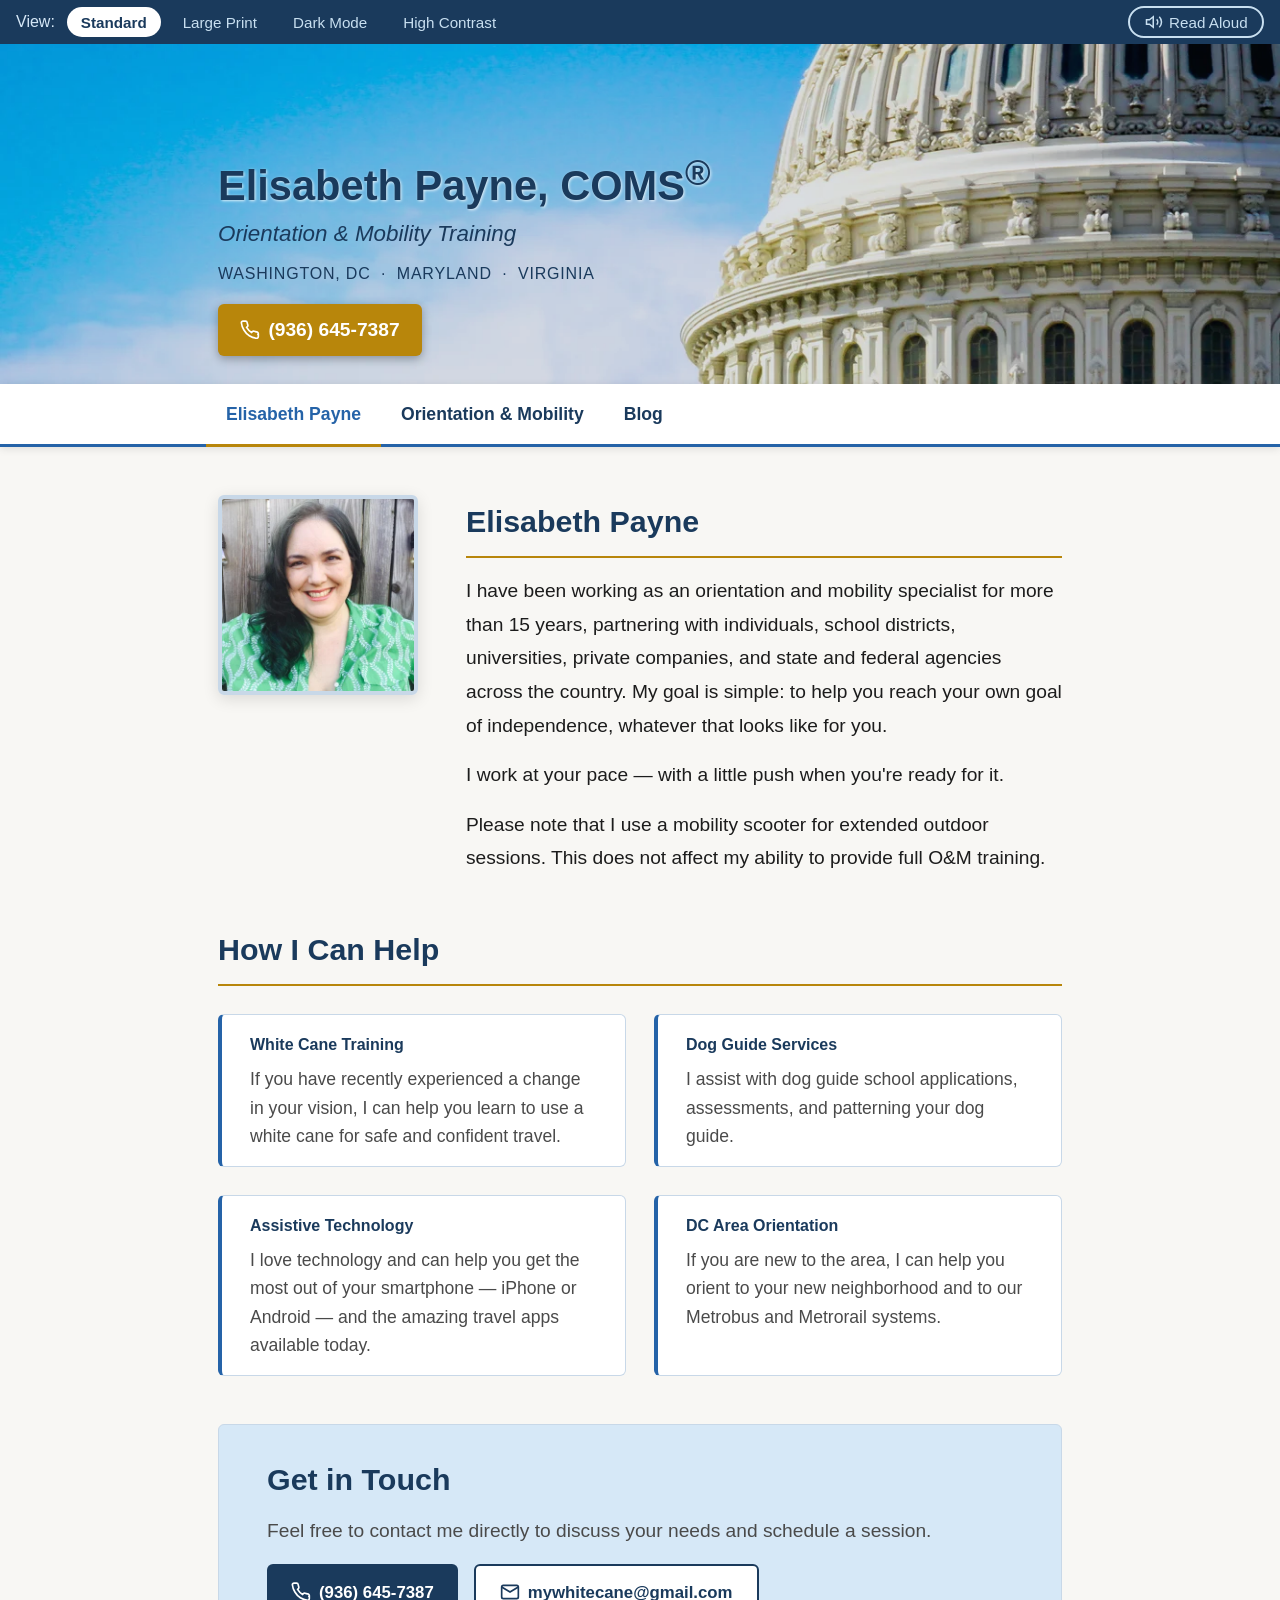
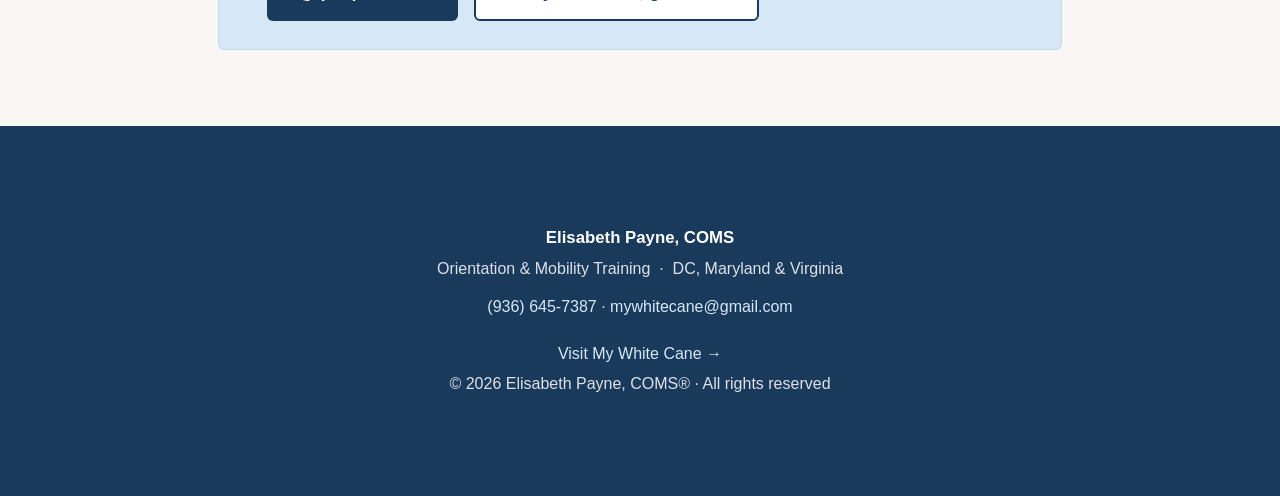
<file: index.html>
<!DOCTYPE html>
<html lang="en">
<head>
  <meta charset="UTF-8" />
  <meta name="viewport" content="width=device-width, initial-scale=1.0" />
  <meta name="description" content="Elisabeth Payne, COMS — Certified Orientation and Mobility Specialist serving Washington DC, Maryland, and Virginia. White cane training, dog guide assessments, assistive technology, and independent travel skills." />
  <title>Elisabeth Payne, COMS | Orientation & Mobility — DC, MD & VA</title>
  <link rel="stylesheet" href="style.css" />
  <link rel="icon" type="image/png" href="favicon-32x32.png" />
  <!-- Preload hero image when available -->
</head>
<body>

  <!-- Skip Navigation -->
  <a href="#main-content" class="skip-link">Skip to main content</a>

  <!-- Vision Profile Controls -->
  <div class="vision-controls" role="toolbar" aria-label="Vision accessibility options">
    <span class="vision-label">View:</span>
    <button class="vision-btn active" data-profile="standard" aria-pressed="true">Standard</button>
    <button class="vision-btn" data-profile="large" aria-pressed="false">Large Print</button>
    <button class="vision-btn" data-profile="dark" aria-pressed="false">Dark Mode</button>
    <button class="vision-btn" data-profile="yellow" aria-pressed="false">High Contrast</button>
    <button class="read-aloud-btn" id="readAloudBtn" aria-label="Read page aloud">
      <svg aria-hidden="true" width="18" height="18" viewBox="0 0 24 24" fill="none" stroke="currentColor" stroke-width="2"><polygon points="11 5 6 9 2 9 2 15 6 15 11 19 11 5"></polygon><path d="M19.07 4.93a10 10 0 0 1 0 14.14"></path><path d="M15.54 8.46a5 5 0 0 1 0 7.07"></path></svg>
      Read Aloud
    </button>
  </div>

  <!-- Header / Hero -->
  <header class="site-header" role="banner">
    <div class="hero-image-wrapper">
      <!-- Capitol building banner — replace src with your actual image -->
      <img 
        src="capitol-banner.webp" 
        alt="The United States Capitol dome against a clear blue sky, representing Elisabeth Payne's service area in Washington DC"
        class="hero-img"
        onerror="this.style.display='none'"
      />
      <div class="hero-overlay"></div>
    </div>
    <div class="hero-content">
      <h1 class="site-title">Elisabeth Payne, <abbr title="Certified Orientation and Mobility Specialist">COMS</abbr><sup>®</sup></h1>
      <p class="site-subtitle">Orientation &amp; Mobility Training</p>
      <p class="site-region">Washington, DC &nbsp;·&nbsp; Maryland &nbsp;·&nbsp; Virginia</p>
      <a href="tel:9366457387" class="hero-phone" aria-label="Call Elisabeth at 936-645-7387">
        <svg aria-hidden="true" width="20" height="20" viewBox="0 0 24 24" fill="none" stroke="currentColor" stroke-width="2"><path d="M22 16.92v3a2 2 0 0 1-2.18 2 19.79 19.79 0 0 1-8.63-3.07A19.5 19.5 0 0 1 4.69 12a19.79 19.79 0 0 1-3.07-8.67A2 2 0 0 1 3.6 1.27h3a2 2 0 0 1 2 1.72c.127.96.361 1.903.7 2.81a2 2 0 0 1-.45 2.11L7.91 8.91a16 16 0 0 0 6 6l.92-.92a2 2 0 0 1 2.11-.45c.907.339 1.85.573 2.81.7A2 2 0 0 1 21.73 16.92z"></path></svg>
        (936) 645-7387
      </a>
    </div>
  </header>

  <!-- Main Navigation -->
  <nav class="site-nav" aria-label="Main navigation">
    <ul role="list">
      <li><a href="index.html" aria-current="page">Elisabeth Payne</a></li>
      <li><a href="o-and-m.html">Orientation &amp; Mobility</a></li>
      <li><a href="https://mywhitecane.com" rel="noopener">Blog</a></li>
    </ul>
  </nav>

  <!-- Main Content -->
  <main id="main-content">

    <section class="about-section" aria-labelledby="about-heading">
      <div class="container">

        <div class="about-grid">
          <div class="about-photo">
            <!-- Replace with your actual headshot -->
            <img 
              src="headshot.webp" 
              alt="Elisabeth Payne, Certified Orientation and Mobility Specialist, smiling in a professional photo"
              class="headshot"
              onerror="this.parentElement.style.display='none'"
            />
          </div>

          <div class="about-text">
            <h2 id="about-heading">Elisabeth Payne</h2>
            <p>I have been working as an orientation and mobility specialist for more than 15 years, partnering with individuals, school districts, universities, private companies, and state and federal agencies across the country. My goal is simple: to help you reach your own goal of independence, whatever that looks like for you.</p>
            <p>I work at your pace — with a little push when you're ready for it.</p>
            <p>Please note that I use a mobility scooter for extended outdoor sessions. This does not affect my ability to provide full O&amp;M training.</p>
          </div>
        </div>

        <div class="services-section" aria-labelledby="services-heading">
          <h2 id="services-heading">How I Can Help</h2>
          <ul class="services-list" role="list">
            <li>
              <div>
                <strong>White Cane Training</strong>
                <p>If you have recently experienced a change in your vision, I can help you learn to use a white cane for safe and confident travel.</p>
              </div>
            </li>
            <li>
              <div>
                <strong>Dog Guide Services</strong>
                <p>I assist with dog guide school applications, assessments, and patterning your dog guide.</p>
              </div>
            </li>
            <li>
              <div>
                <strong>Assistive Technology</strong>
                <p>I love technology and can help you get the most out of your smartphone — iPhone or Android — and the amazing travel apps available today.</p>
              </div>
            </li>
            <li>
              <div>
                <strong>DC Area Orientation</strong>
                <p>If you are new to the area, I can help you orient to your new neighborhood and to our Metrobus and Metrorail systems.</p>
              </div>
            </li>
          </ul>
        </div>

        <div class="contact-section" aria-labelledby="contact-heading">
          <h2 id="contact-heading">Get in Touch</h2>
          <p>Feel free to contact me directly to discuss your needs and schedule a session.</p>
          <div class="contact-links">
            <a href="tel:9366457387" class="contact-btn contact-btn--phone" aria-label="Call Elisabeth at 936-645-7387">
              <svg aria-hidden="true" width="20" height="20" viewBox="0 0 24 24" fill="none" stroke="currentColor" stroke-width="2"><path d="M22 16.92v3a2 2 0 0 1-2.18 2 19.79 19.79 0 0 1-8.63-3.07A19.5 19.5 0 0 1 4.69 12a19.79 19.79 0 0 1-3.07-8.67A2 2 0 0 1 3.6 1.27h3a2 2 0 0 1 2 1.72c.127.96.361 1.903.7 2.81a2 2 0 0 1-.45 2.11L7.91 8.91a16 16 0 0 0 6 6l.92-.92a2 2 0 0 1 2.11-.45c.907.339 1.85.573 2.81.7A2 2 0 0 1 21.73 16.92z"></path></svg>
              (936) 645-7387
            </a>
            <a href="mailto:mywhitecane@gmail.com" class="contact-btn contact-btn--email" aria-label="Email Elisabeth at mywhitecane@gmail.com">
              <svg aria-hidden="true" width="20" height="20" viewBox="0 0 24 24" fill="none" stroke="currentColor" stroke-width="2"><path d="M4 4h16c1.1 0 2 .9 2 2v12c0 1.1-.9 2-2 2H4c-1.1 0-2-.9-2-2V6c0-1.1.9-2 2-2z"></path><polyline points="22,6 12,12 2,6"></polyline></svg>
              mywhitecane@gmail.com
            </a>
          </div>
        </div>

      </div>
    </section>
  </main>

  <footer class="site-footer" role="contentinfo">
    <div class="container">
      <p><strong>Elisabeth Payne, COMS</strong></p>
      <p>Orientation &amp; Mobility Training &nbsp;·&nbsp; DC, Maryland &amp; Virginia</p>
      <div class="footer-contact">
        <a href="tel:9366457387">(936) 645-7387</a>
        <span aria-hidden="true"> · </span>
        <a href="mailto:mywhitecane@gmail.com">mywhitecane@gmail.com</a>
      </div>
      <p class="footer-link"><a href="https://mywhitecane.com" rel="noopener">Visit My White Cane →</a></p>
      <p class="footer-copyright">© <span id="year"></span> Elisabeth Payne, COMS® · All rights reserved</p>
    </div>
  </footer>

  <script src="main.js"></script>
</body>
</html>
</file>
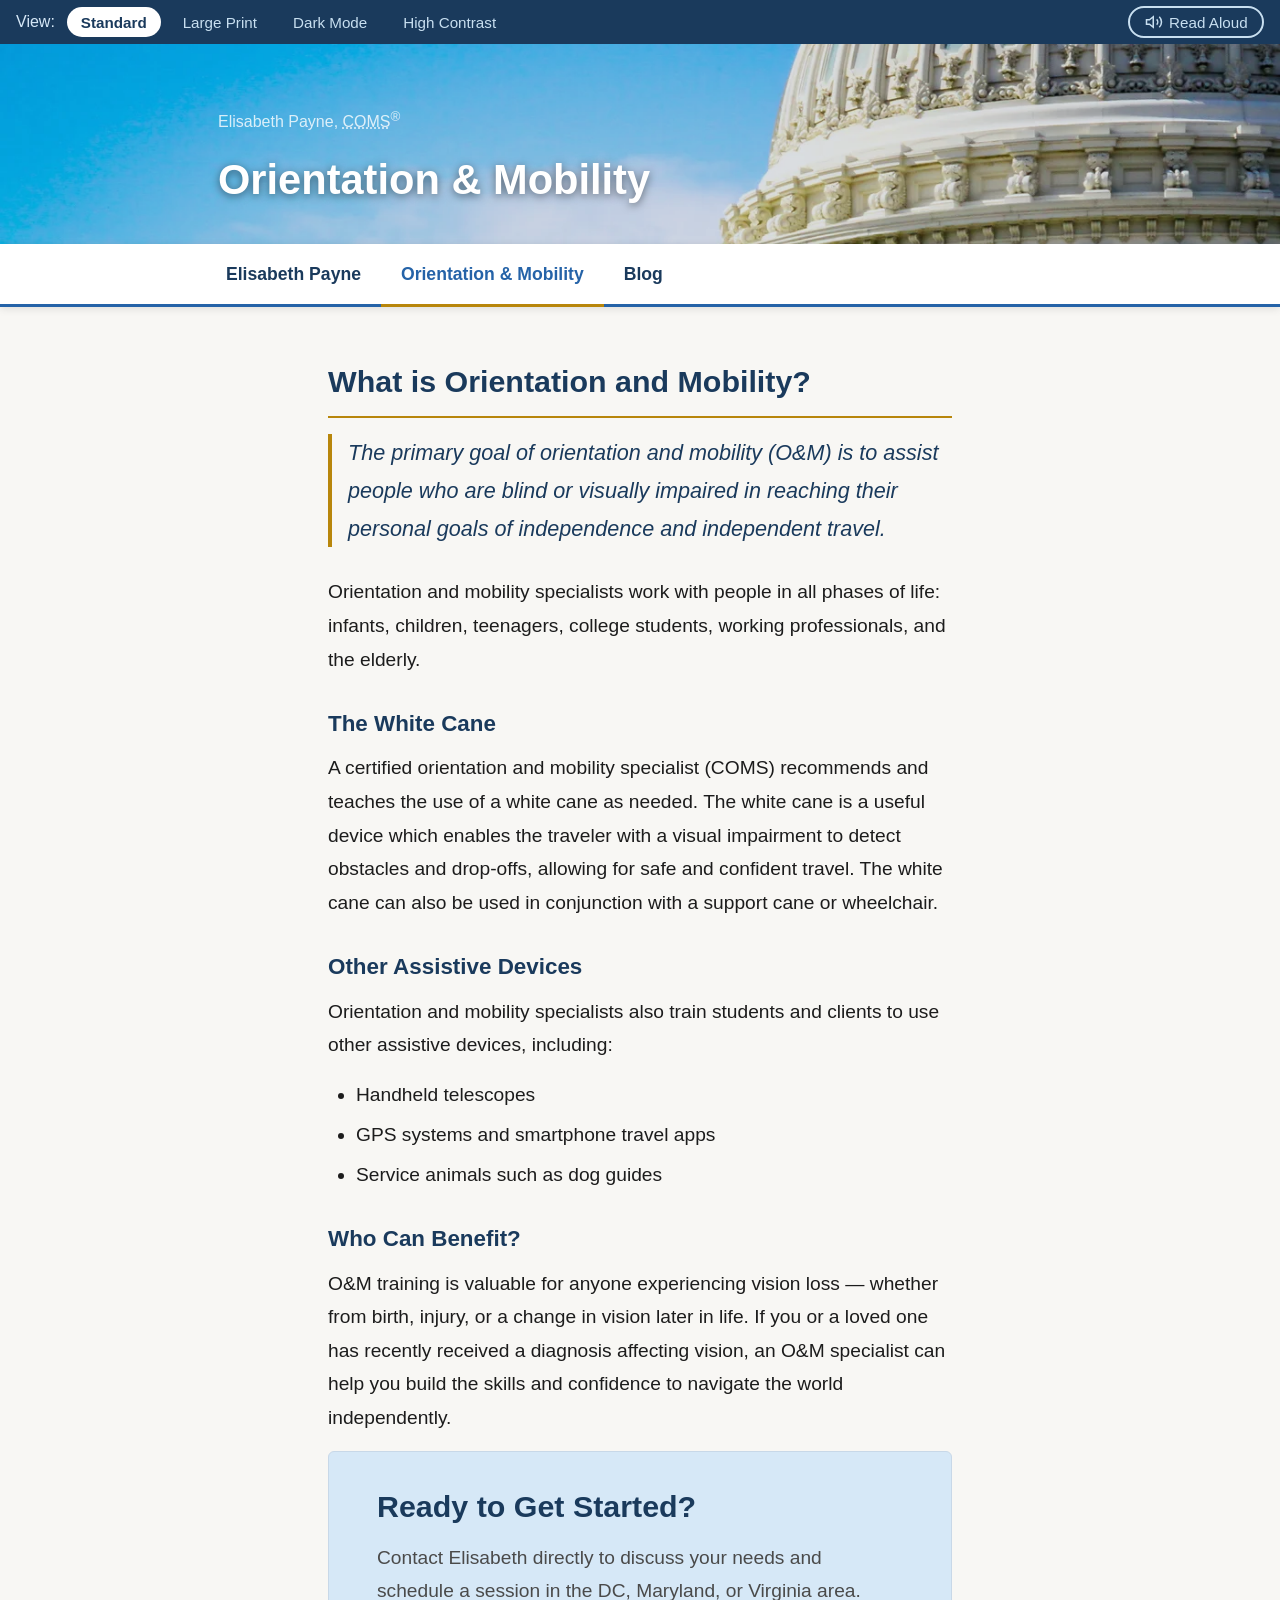
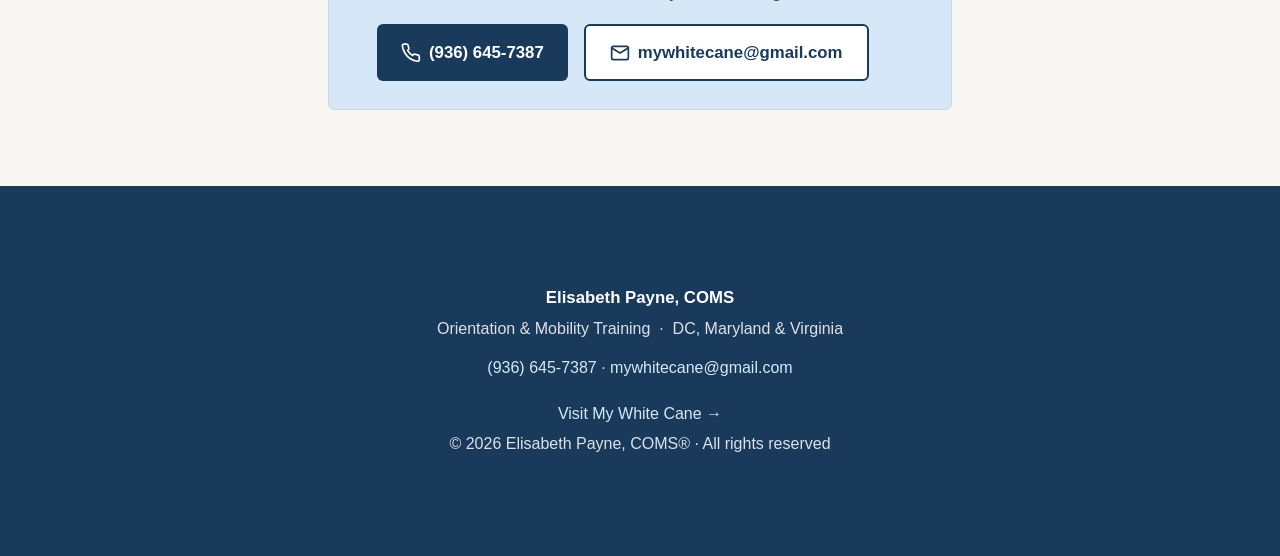
<file: o-and-m.html>
<!DOCTYPE html>
<html lang="en">
<head>
  <meta charset="UTF-8" />
  <meta name="viewport" content="width=device-width, initial-scale=1.0" />
  <meta name="description" content="What is Orientation and Mobility? Learn how O&M specialists help people who are blind or visually impaired achieve independence and safe travel in Washington DC, Maryland, and Virginia." />
  <title>Orientation &amp; Mobility | Elisabeth Payne, COMS — DC, MD &amp; VA</title>
  <link rel="stylesheet" href="style.css" />
  <link rel="icon" type="image/png" href="favicon-32x32.png" />
</head>
<body>

  <a href="#main-content" class="skip-link">Skip to main content</a>

  <div class="vision-controls" role="toolbar" aria-label="Vision accessibility options">
    <span class="vision-label">View:</span>
    <button class="vision-btn active" data-profile="standard" aria-pressed="true">Standard</button>
    <button class="vision-btn" data-profile="large" aria-pressed="false">Large Print</button>
    <button class="vision-btn" data-profile="dark" aria-pressed="false">Dark Mode</button>
    <button class="vision-btn" data-profile="yellow" aria-pressed="false">High Contrast</button>
    <button class="read-aloud-btn" id="readAloudBtn" aria-label="Read page aloud">
      <svg aria-hidden="true" width="18" height="18" viewBox="0 0 24 24" fill="none" stroke="currentColor" stroke-width="2"><polygon points="11 5 6 9 2 9 2 15 6 15 11 19 11 5"></polygon><path d="M19.07 4.93a10 10 0 0 1 0 14.14"></path><path d="M15.54 8.46a5 5 0 0 1 0 7.07"></path></svg>
      Read Aloud
    </button>
  </div>

  <header class="site-header site-header--short" role="banner">
    <div class="hero-image-wrapper">
      <img 
        src="capitol-banner.webp" 
        alt="The United States Capitol dome against a clear blue sky"
        class="hero-img"
        onerror="this.style.display='none'"
      />
      <div class="hero-overlay"></div>
    </div>
    <div class="hero-content">
      <p class="site-title-small"><a href="index.html">Elisabeth Payne, <abbr title="Certified Orientation and Mobility Specialist">COMS</abbr><sup>®</sup></a></p>
      <h1 class="page-title">Orientation &amp; Mobility</h1>
    </div>
  </header>

  <nav class="site-nav" aria-label="Main navigation">
    <ul role="list">
      <li><a href="index.html">Elisabeth Payne</a></li>
      <li><a href="o-and-m.html" aria-current="page">Orientation &amp; Mobility</a></li>
      <li><a href="https://mywhitecane.com" rel="noopener">Blog</a></li>
    </ul>
  </nav>

  <main id="main-content">
    <div class="container container--narrow">

      <article aria-labelledby="om-heading">
        <h2 id="om-heading">What is Orientation and Mobility?</h2>

        <p class="lead">The primary goal of orientation and mobility (O&amp;M) is to assist people who are blind or visually impaired in reaching their personal goals of independence and independent travel.</p>

        <p>Orientation and mobility specialists work with people in all phases of life: infants, children, teenagers, college students, working professionals, and the elderly.</p>

        <h3>The White Cane</h3>
        <p>A certified orientation and mobility specialist (COMS) recommends and teaches the use of a white cane as needed. The white cane is a useful device which enables the traveler with a visual impairment to detect obstacles and drop-offs, allowing for safe and confident travel. The white cane can also be used in conjunction with a support cane or wheelchair.</p>

        <h3>Other Assistive Devices</h3>
        <p>Orientation and mobility specialists also train students and clients to use other assistive devices, including:</p>
        <ul>
          <li>Handheld telescopes</li>
          <li>GPS systems and smartphone travel apps</li>
          <li>Service animals such as dog guides</li>
        </ul>

        <h3>Who Can Benefit?</h3>
        <p>O&amp;M training is valuable for anyone experiencing vision loss — whether from birth, injury, or a change in vision later in life. If you or a loved one has recently received a diagnosis affecting vision, an O&amp;M specialist can help you build the skills and confidence to navigate the world independently.</p>

      </article>

      <div class="contact-section" aria-labelledby="contact-om-heading">
        <h2 id="contact-om-heading">Ready to Get Started?</h2>
        <p>Contact Elisabeth directly to discuss your needs and schedule a session in the DC, Maryland, or Virginia area.</p>
        <div class="contact-links">
          <a href="tel:9366457387" class="contact-btn contact-btn--phone" aria-label="Call Elisabeth at 936-645-7387">
            <svg aria-hidden="true" width="20" height="20" viewBox="0 0 24 24" fill="none" stroke="currentColor" stroke-width="2"><path d="M22 16.92v3a2 2 0 0 1-2.18 2 19.79 19.79 0 0 1-8.63-3.07A19.5 19.5 0 0 1 4.69 12a19.79 19.79 0 0 1-3.07-8.67A2 2 0 0 1 3.6 1.27h3a2 2 0 0 1 2 1.72c.127.96.361 1.903.7 2.81a2 2 0 0 1-.45 2.11L7.91 8.91a16 16 0 0 0 6 6l.92-.92a2 2 0 0 1 2.11-.45c.907.339 1.85.573 2.81.7A2 2 0 0 1 21.73 16.92z"></path></svg>
            (936) 645-7387
          </a>
          <a href="mailto:mywhitecane@gmail.com" class="contact-btn contact-btn--email" aria-label="Email Elisabeth at mywhitecane@gmail.com">
            <svg aria-hidden="true" width="20" height="20" viewBox="0 0 24 24" fill="none" stroke="currentColor" stroke-width="2"><path d="M4 4h16c1.1 0 2 .9 2 2v12c0 1.1-.9 2-2 2H4c-1.1 0-2-.9-2-2V6c0-1.1.9-2 2-2z"></path><polyline points="22,6 12,12 2,6"></polyline></svg>
            mywhitecane@gmail.com
          </a>
        </div>
      </div>

    </div>
  </main>

  <footer class="site-footer" role="contentinfo">
    <div class="container">
      <p><strong>Elisabeth Payne, COMS</strong></p>
      <p>Orientation &amp; Mobility Training &nbsp;·&nbsp; DC, Maryland &amp; Virginia</p>
      <div class="footer-contact">
        <a href="tel:9366457387">(936) 645-7387</a>
        <span aria-hidden="true"> · </span>
        <a href="mailto:mywhitecane@gmail.com">mywhitecane@gmail.com</a>
      </div>
      <p class="footer-link"><a href="https://mywhitecane.com" rel="noopener">Visit My White Cane →</a></p>
      <p class="footer-copyright">© <span id="year"></span> Elisabeth Payne, COMS® · All rights reserved</p>
    </div>
  </footer>

  <script src="main.js"></script>
</body>
</html>
</file>
<file: style.css>
/* ============================================
   Elisabeth Payne, COMS — Stylesheet
   Accessibility-first design
   ============================================ */

/* --- Design Tokens --- */
:root {
  --color-navy:        #1a3a5c;
  --color-blue:        #2563a8;
  --color-blue-light:  #d6e8f7;
  --color-gold:        #b8860b;
  --color-gold-light:  #f5ecd0;
  --color-white:       #ffffff;
  --color-off-white:   #f8f7f4;
  --color-text:        #1c1c1c;
  --color-text-muted:  #4a4a4a;
  --color-border:      #c8d8e8;
  --color-hero-overlay: rgba(15, 35, 60, 0.15);

  --font-heading: Arial, Helvetica, sans-serif;
  --font-body:    Arial, Helvetica, sans-serif;
  --font-ui:      Arial, Helvetica, sans-serif;

  --size-base:    1.2rem;   /* 19.2px — large by default */
  --size-lead:    1.35rem;
  --size-h1:      2.6rem;
  --size-h2:      1.9rem;
  --size-h3:      1.4rem;
  --size-small:   1rem;

  --line-height:  1.75;
  --space-xs:     0.5rem;
  --space-sm:     1rem;
  --space-md:     1.75rem;
  --space-lg:     3rem;
  --space-xl:     5rem;

  --radius:       6px;
  --max-width:    900px;
  --max-width-narrow: 680px;

  --transition:   200ms ease;
}

/* --- Vision Profiles --- */

/* Large Print */
[data-vision="large"] {
  --size-base:  1.5rem;
  --size-lead:  1.7rem;
  --size-h1:    3rem;
  --size-h2:    2.3rem;
  --size-h3:    1.75rem;
}

/* Dark Mode */
[data-vision="dark"] {
  --color-navy:       #a8c8e8;
  --color-blue:       #90b8e0;
  --color-blue-light: #1a2a3a;
  --color-gold:       #d4a847;
  --color-gold-light: #1e1a0e;
  --color-white:      #1a1a1a;
  --color-off-white:  #121212;
  --color-text:       #e8e8e8;
  --color-text-muted: #b0b0b0;
  --color-border:     #2a3a4a;
  --color-hero-overlay: rgba(0, 0, 0, 0.7);
}

/* High Contrast Yellow-on-Black */
[data-vision="yellow"] {
  --color-navy:       #ffff00;
  --color-blue:       #ffff00;
  --color-blue-light: #000000;
  --color-gold:       #ffff00;
  --color-gold-light: #000000;
  --color-white:      #000000;
  --color-off-white:  #000000;
  --color-text:       #ffff00;
  --color-text-muted: #ffff00;
  --color-border:     #ffff00;
  --color-hero-overlay: rgba(0, 0, 0, 0.85);
  --size-base:        1.4rem;
}

/* --- Reset & Base --- */
*, *::before, *::after {
  box-sizing: border-box;
  margin: 0;
  padding: 0;
}

html {
  scroll-behavior: smooth;
  font-size: 100%;
}

body {
  font-family: var(--font-body);
  font-size: var(--size-base);
  line-height: var(--line-height);
  color: var(--color-text);
  background-color: var(--color-off-white);
  text-align: left; /* never justify */
}

/* --- Skip Link --- */
.skip-link {
  position: absolute;
  top: -100px;
  left: var(--space-sm);
  background: var(--color-navy);
  color: var(--color-white);
  padding: var(--space-xs) var(--space-sm);
  border-radius: var(--radius);
  font-family: var(--font-ui);
  font-weight: 700;
  text-decoration: none;
  z-index: 1000;
  transition: top var(--transition);
}
.skip-link:focus {
  top: var(--space-sm);
}

/* --- Vision Controls Bar --- */
.vision-controls {
  display: flex;
  align-items: center;
  gap: var(--space-xs);
  padding: 0.4rem var(--space-sm);
  background: var(--color-navy);
  flex-wrap: wrap;
}

.vision-label {
  font-family: var(--font-ui);
  font-size: 1rem;
  color: var(--color-blue-light);
  margin-right: 0.25rem;
}

.vision-btn {
  font-family: var(--font-ui);
  font-size: 0.95rem;
  padding: 0.3rem 0.75rem;
  border: 2px solid transparent;
  border-radius: 100px;
  background: transparent;
  color: #c8dff0;
  cursor: pointer;
  transition: all var(--transition);
}
.vision-btn:hover,
.vision-btn:focus-visible {
  border-color: var(--color-blue-light);
  color: var(--color-white);
  outline: none;
}
.vision-btn.active,
.vision-btn[aria-pressed="true"] {
  background: var(--color-white);
  color: var(--color-navy);
  font-weight: 700;
}

.read-aloud-btn {
  margin-left: auto;
  display: flex;
  align-items: center;
  gap: 0.4rem;
  font-family: var(--font-ui);
  font-size: 0.95rem;
  padding: 0.3rem 0.9rem;
  border: 2px solid #c8dff0;
  border-radius: 100px;
  background: transparent;
  color: #c8dff0;
  cursor: pointer;
  transition: all var(--transition);
}
.read-aloud-btn:hover,
.read-aloud-btn:focus-visible {
  background: var(--color-white);
  color: var(--color-navy);
  border-color: var(--color-white);
  outline: none;
}
.read-aloud-btn.speaking {
  background: #e85858;
  border-color: #e85858;
  color: white;
}

/* --- Hero Header --- */
.site-header {
  position: relative;
  min-height: 340px;
  display: flex;
  align-items: flex-end;
}
.site-header--short {
  min-height: 200px;
}

.hero-image-wrapper {
  position: absolute;
  inset: 0;
  overflow: hidden;
}
.hero-img {
  width: 100%;
  height: 100%;
  object-fit: cover;
  object-position: center 30%;
}
.hero-overlay {
  position: absolute;
  inset: 0;
  background: var(--color-hero-overlay);
}

/* Fallback gradient if no image */
.hero-image-wrapper:not(:has(img[src])),
.hero-image-wrapper:has(img[style*="display:none"]) {
  background: linear-gradient(135deg, var(--color-navy) 0%, #2a5a8c 100%);
}

.hero-content {
  position: relative;
  z-index: 1;
  padding: var(--space-lg) var(--space-md) var(--space-md);
  width: 100%;
  max-width: var(--max-width);
  margin: 0 auto;
}

.site-title {
  font-family: var(--font-heading);
  font-size: var(--size-h1);
  color: var(--color-navy);
  line-height: 1.15;
  text-shadow: 1px 1px 3px rgba(255,255,255,0.8);
}
.site-title abbr {
  text-decoration: none;
  border-bottom: none;
}

.site-subtitle {
  font-family: var(--font-heading);
  font-size: var(--size-h3);
  color: var(--color-navy);
  margin-top: 0.3rem;
  font-style: italic;
}

.site-region {
  font-family: var(--font-ui);
  font-size: var(--size-small);
  color: var(--color-navy);
  letter-spacing: 0.05em;
  text-transform: uppercase;
  margin-top: 0.4rem;
}

.hero-phone {
  display: inline-flex;
  align-items: center;
  gap: 0.5rem;
  margin-top: var(--space-sm);
  padding: 0.6rem 1.4rem;
  background: var(--color-gold);
  color: var(--color-white);
  font-family: var(--font-ui);
  font-size: 1.2rem;
  font-weight: 700;
  border-radius: var(--radius);
  text-decoration: none;
  transition: background var(--transition);
  box-shadow: 0 3px 10px rgba(0,0,0,0.3);
}
.hero-phone:hover,
.hero-phone:focus-visible {
  background: #9a6e09;
  outline: 3px solid var(--color-white);
  outline-offset: 2px;
}

.site-title-small {
  font-family: var(--font-ui);
  font-size: var(--size-small);
  color: rgba(255,255,255,0.8);
  margin-bottom: 0.5rem;
}
.site-title-small a {
  color: inherit;
  text-decoration: none;
}
.site-title-small a:hover { text-decoration: underline; }

.page-title {
  font-family: var(--font-heading);
  font-size: var(--size-h1);
  color: var(--color-white);
  text-shadow: 0 2px 8px rgba(0,0,0,0.5);
}

/* --- Navigation --- */
.site-nav {
  background: var(--color-white);
  border-bottom: 3px solid var(--color-blue);
  position: sticky;
  top: 0;
  z-index: 100;
  box-shadow: 0 2px 8px rgba(0,0,0,0.1);
}
.site-nav ul {
  display: flex;
  list-style: none;
  max-width: var(--max-width);
  margin: 0 auto;
  padding: 0 var(--space-sm);
}
.site-nav a {
  display: block;
  padding: 0.9rem 1.25rem;
  font-family: var(--font-ui);
  font-size: 1.1rem;
  font-weight: 600;
  color: var(--color-navy);
  text-decoration: none;
  border-bottom: 3px solid transparent;
  margin-bottom: -3px;
  transition: all var(--transition);
}
.site-nav a:hover,
.site-nav a:focus-visible {
  color: var(--color-blue);
  border-bottom-color: var(--color-blue);
  outline: none;
}
.site-nav a[aria-current="page"] {
  color: var(--color-blue);
  border-bottom-color: var(--color-gold);
  font-weight: 700;
}

/* --- Layout --- */
.container {
  max-width: var(--max-width);
  margin: 0 auto;
  padding: var(--space-lg) var(--space-md);
}
.container--narrow {
  max-width: var(--max-width-narrow);
}

/* --- About Grid --- */
.about-grid {
  display: grid;
  grid-template-columns: 200px 1fr;
  gap: var(--space-lg);
  align-items: start;
  margin-bottom: var(--space-lg);
}

.about-photo:empty,
.about-photo:not(:has(img)) {
  display: none;
}

.about-photo:empty ~ .about-text,
.about-photo:not(:has(img)) ~ .about-text {
  grid-column: 1 / -1;
}

.headshot {
  width: 100%;
  border-radius: var(--radius);
  border: 4px solid var(--color-border);
  box-shadow: 0 4px 16px rgba(0,0,0,0.12);
}

.about-text h2 {
  font-family: var(--font-heading);
  font-size: var(--size-h2);
  color: var(--color-navy);
  margin-bottom: var(--space-sm);
  padding-bottom: 0.5rem;
  border-bottom: 2px solid var(--color-gold);
}
.about-text p + p {
  margin-top: var(--space-sm);
}

/* --- Services --- */
.services-section {
  margin-bottom: var(--space-lg);
}
.services-section h2 {
  font-family: var(--font-heading);
  font-size: var(--size-h2);
  color: var(--color-navy);
  margin-bottom: var(--space-md);
  padding-bottom: 0.5rem;
  border-bottom: 2px solid var(--color-gold);
}

.services-list {
  list-style: none;
  display: grid;
  grid-template-columns: 1fr 1fr;
  gap: var(--space-md);
}
.services-list li {
  display: flex;
  gap: var(--space-sm);
  align-items: flex-start;
  background: var(--color-white);
  border: 1px solid var(--color-border);
  border-left: 4px solid var(--color-blue);
  border-radius: var(--radius);
  padding: var(--space-sm) var(--space-md);
}
.services-list strong {
  display: block;
  font-family: var(--font-ui);
  font-size: 1rem;
  color: var(--color-navy);
  margin-bottom: 0.4rem;
}
.services-list p {
  font-size: 1.1rem;
  color: var(--color-text-muted);
  line-height: 1.6;
  margin: 0;
}

/* --- Contact --- */
.contact-section {
  background: var(--color-blue-light);
  border: 1px solid var(--color-border);
  border-radius: var(--radius);
  padding: var(--space-md) var(--space-lg);
  margin-bottom: var(--space-md);
}
.contact-section h2 {
  font-family: var(--font-heading);
  font-size: var(--size-h2);
  color: var(--color-navy);
  margin-bottom: var(--space-xs);
}
.contact-section p {
  color: var(--color-text-muted);
  margin-bottom: var(--space-sm);
}

.contact-links {
  display: flex;
  gap: var(--space-sm);
  flex-wrap: wrap;
}

.contact-btn {
  display: inline-flex;
  align-items: center;
  gap: 0.5rem;
  padding: 0.75rem 1.5rem;
  border-radius: var(--radius);
  font-family: var(--font-ui);
  font-size: 1.05rem;
  font-weight: 700;
  text-decoration: none;
  transition: all var(--transition);
}
.contact-btn:focus-visible {
  outline: 3px solid var(--color-navy);
  outline-offset: 2px;
}
.contact-btn--phone {
  background: var(--color-navy);
  color: var(--color-white);
}
.contact-btn--phone:hover { background: var(--color-blue); }

.contact-btn--email {
  background: var(--color-white);
  color: var(--color-navy);
  border: 2px solid var(--color-navy);
}
.contact-btn--email:hover {
  background: var(--color-navy);
  color: var(--color-white);
}

/* --- O&M Article --- */
article h2 {
  font-family: var(--font-heading);
  font-size: var(--size-h2);
  color: var(--color-navy);
  margin-bottom: var(--space-sm);
  padding-bottom: 0.5rem;
  border-bottom: 2px solid var(--color-gold);
}
article h3 {
  font-family: var(--font-heading);
  font-size: var(--size-h3);
  color: var(--color-navy);
  margin: var(--space-md) 0 var(--space-xs);
}
article p {
  margin-bottom: var(--space-sm);
}
article ul {
  margin: var(--space-xs) 0 var(--space-sm) var(--space-md);
}
article li {
  margin-bottom: 0.4rem;
}
.lead {
  font-size: var(--size-lead);
  color: var(--color-navy);
  font-style: italic;
  border-left: 4px solid var(--color-gold);
  padding-left: var(--space-sm);
  margin-bottom: var(--space-md) !important;
}

/* --- Footer --- */
.site-footer {
  background: var(--color-navy);
  color: rgba(255,255,255,0.85);
  padding: var(--space-lg) var(--space-md);
  text-align: center;
  font-family: var(--font-ui);
  font-size: var(--size-small);
  line-height: 1.9;
}
.site-footer strong {
  color: var(--color-white);
  font-size: 1.05rem;
}
.footer-contact {
  margin-top: 0.5rem;
}
.site-footer a {
  color: var(--color-blue-light);
  text-decoration: none;
}
.site-footer a:hover {
  text-decoration: underline;
  color: var(--color-white);
}
.footer-link {
  margin-top: var(--space-sm);
  font-size: 1rem;
}

/* --- Focus Styles (global) --- */
:focus-visible {
  outline: 3px solid var(--color-gold);
  outline-offset: 2px;
}

/* --- Responsive --- */
@media (max-width: 680px) {
  :root {
    --size-h1: 2rem;
    --size-h2: 1.6rem;
  }
  .about-grid {
    grid-template-columns: 1fr;
  }
  .about-photo {
    max-width: 160px;
  }
  .services-list {
    grid-template-columns: 1fr;
  }
  .contact-links {
    flex-direction: column;
  }
  .contact-btn {
    justify-content: center;
  }
  .site-nav ul {
    justify-content: space-around;
  }
  .site-nav a {
    padding: 0.75rem 0.5rem;
    font-size: 0.9rem;
  }
  .read-aloud-btn {
    margin-left: 0;
  }
  .vision-controls {
    gap: 0.3rem;
  }
}

@media (prefers-reduced-motion: reduce) {
  *, *::before, *::after {
    transition-duration: 0.01ms !important;
    animation-duration: 0.01ms !important;
  }
  html { scroll-behavior: auto; }
}
</file>
